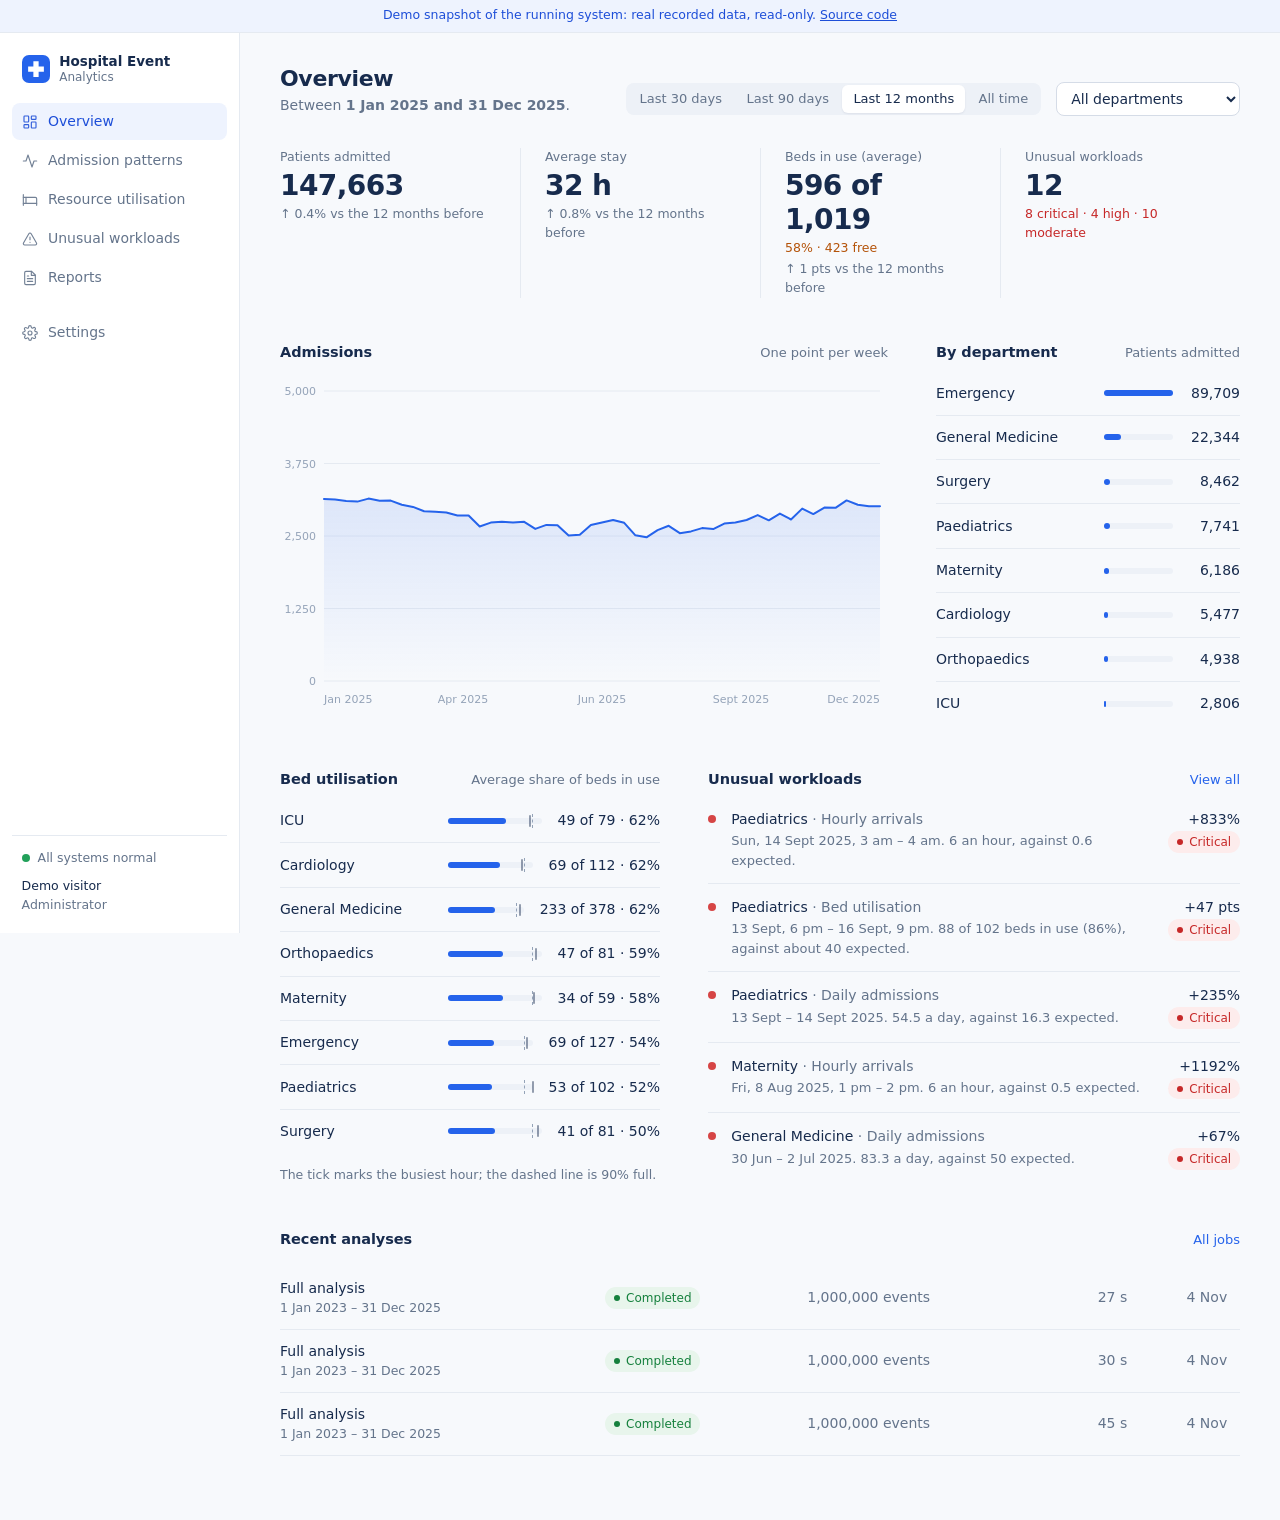
<file: index.html>
<!doctype html>
<html lang="en">
<head>
  <meta charset="utf-8">
  <meta name="viewport" content="width=device-width, initial-scale=1">
  <title>Hospital Event Analytics</title>
  <meta name="description" content="Admissions, bed utilisation and unusual workloads for hospital operations.">
  <meta name="color-scheme" content="light">
  <link rel="stylesheet" href="css/app.css">
</head>
<body>

  <!-- Sign in -->
  <main id="signin" class="signin" hidden>
    <div class="signin-box">
      <div class="logo" style="padding:0">
        <svg width="30" height="30" viewBox="0 0 32 32" aria-hidden="true"><rect width="32" height="32" rx="8" fill="#2563EB"/><path d="M13 7h6v6h6v6h-6v6h-6v-6H7v-6h6z" fill="#fff"/></svg>
        <div><b>Hospital Event Analytics</b><span>Operations</span></div>
      </div>
      <h1>Sign in</h1>
      <p class="slate">See how busy the hospital has been and where capacity is tight.</p>
      <form id="signin-form">
        <label class="field"><span>Email</span><input id="email" type="email" required autocomplete="username"></label>
        <label class="field"><span>Password</span><input id="password" type="password" required autocomplete="current-password"></label>
        <p id="signin-error" role="alert" style="color:var(--red)" hidden></p>
        <button class="btn primary" id="signin-go" type="submit">Sign in</button>
      </form>
      <p class="fine">Demonstration data only. No real patient information is used.</p>
    </div>
  </main>

  <!-- Application -->
  <div id="shell" class="shell" hidden>
    <aside class="side" id="side" aria-label="Main">
      <div class="logo">
        <svg width="28" height="28" viewBox="0 0 32 32" aria-hidden="true"><rect width="32" height="32" rx="8" fill="#2563EB"/><path d="M13 7h6v6h6v6h-6v6h-6v-6H7v-6h6z" fill="#fff"/></svg>
        <div><b>Hospital Event</b><span>Analytics</span></div>
      </div>
      <nav class="nav" id="nav" aria-label="Sections"></nav>
      <div class="side-foot">
        <div class="status" id="status" role="status"><i></i><span id="status-text">Checking…</span></div>
        <div class="who"><b id="who-email"></b><span id="who-role"></span></div>
        <button class="linkbtn" id="signout" type="button"><svg width="14" height="14" viewBox="0 0 24 24" fill="none" stroke="currentColor" stroke-width="1.7" stroke-linecap="round" stroke-linejoin="round" aria-hidden="true"><path d="M9 21H5a2 2 0 0 1-2-2V5a2 2 0 0 1 2-2h4"/><path d="m16 17 5-5-5-5"/><path d="M21 12H9"/></svg> Sign out</button>
      </div>
    </aside>

    <div>
      <div class="topbar">
        <button id="menu" type="button" aria-label="Open menu"><svg width="20" height="20" viewBox="0 0 24 24" fill="none" stroke="currentColor" stroke-width="1.8" stroke-linecap="round" aria-hidden="true"><path d="M4 6h16M4 12h16M4 18h16"/></svg></button>
        <b id="topbar-title">Overview</b>
      </div>
      <main class="main"><div class="page" id="page" tabindex="-1"></div></main>
    </div>
  </div>

  <script>window.HEA_DEMO = true;</script>
  <script type="module" src="js/main.js"></script>
</body>
</html>
</file>
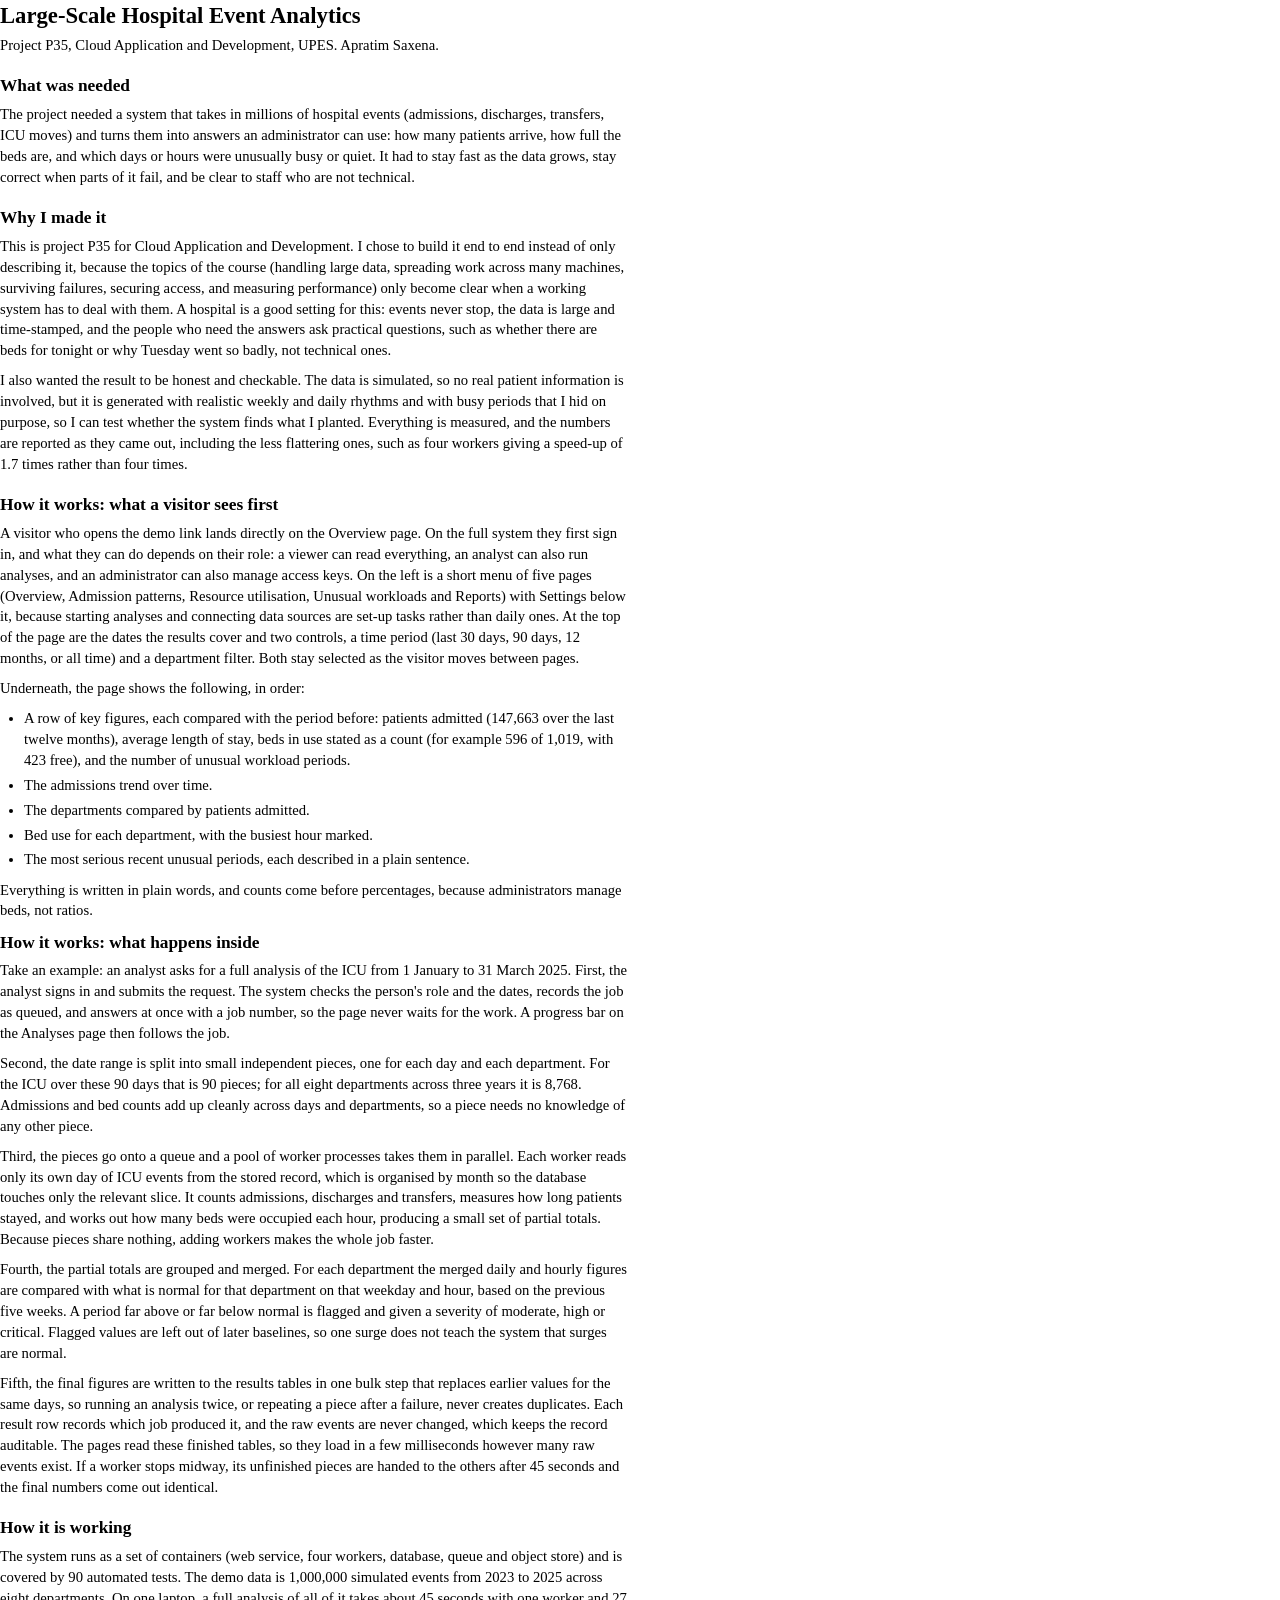
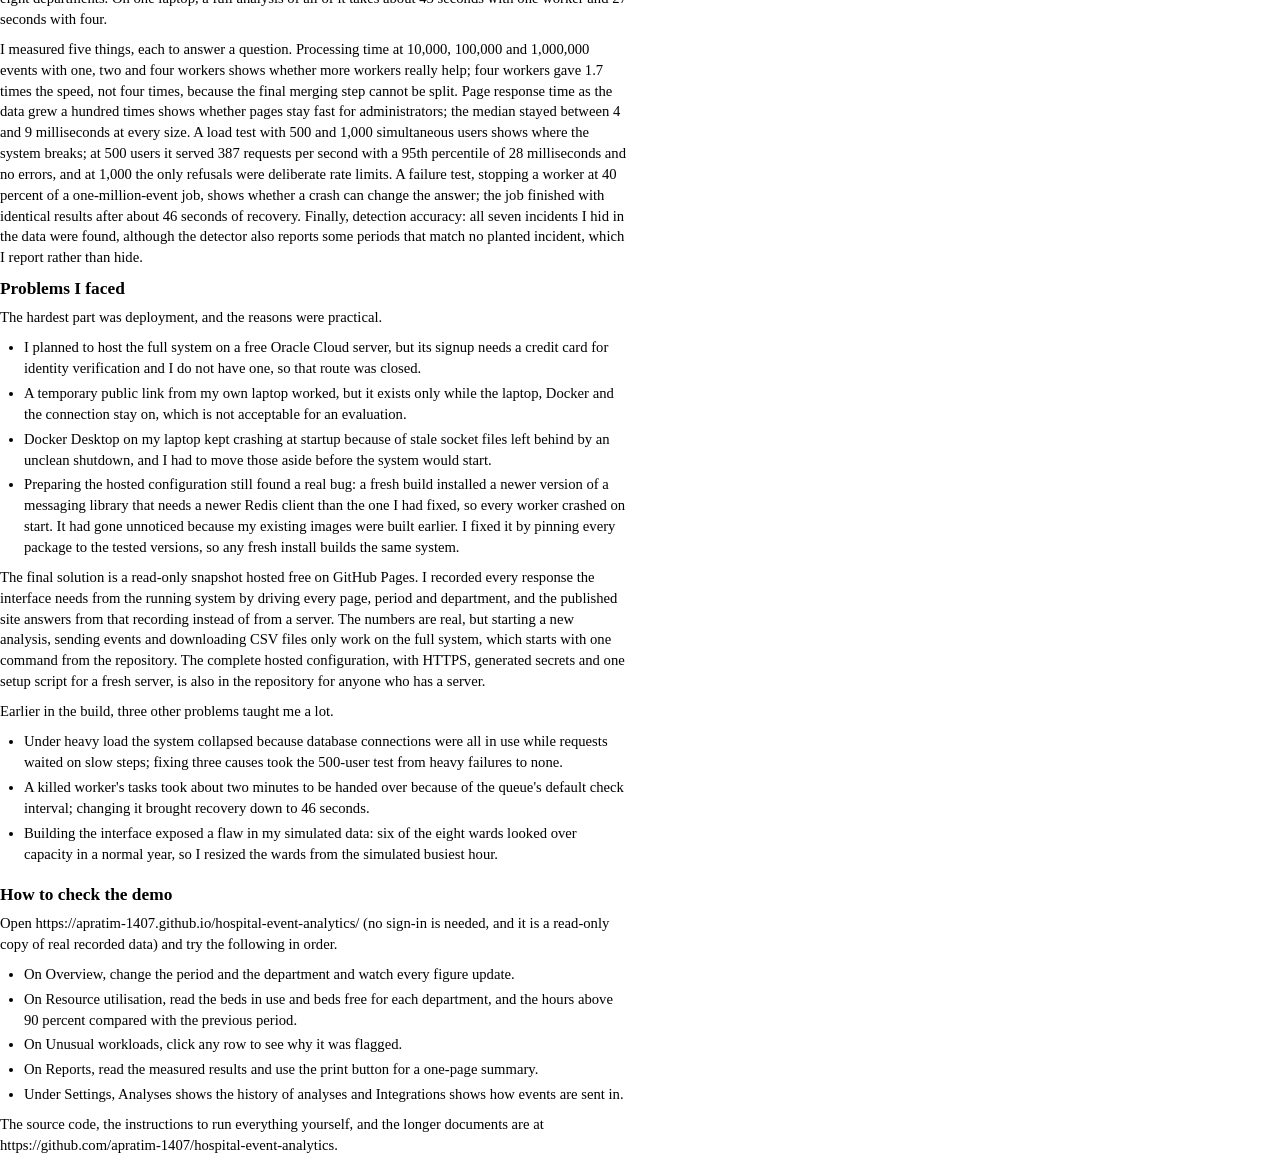
<file: docs/System_Overview.html>
<!doctype html>
<html lang="en">
<head>
<meta charset="utf-8">
<title>Large-Scale Hospital Event Analytics: System Overview</title>
<style>
  @page { size: A4; margin: 22mm 22mm 20mm 22mm; }
  html { font-family: "Times New Roman", Times, serif; font-size: 11pt; color: #000; }
  body { margin: 0; width: 166mm; line-height: 1.42; }
  .page { break-after: page; }
  .page:last-child { break-after: auto; }
  h1 { font-size: 17pt; font-weight: bold; margin: 0 0 2pt; }
  h2 { font-size: 13pt; font-weight: bold; margin: 14pt 0 4pt; break-after: avoid; }
  .page > h2:first-child { margin-top: 0; }
  p { margin: 0 0 7pt; text-align: left; orphans: 3; widows: 3; }
  ul { margin: 0 0 7pt; padding-left: 18pt; }
  li { margin: 0 0 3pt; orphans: 2; widows: 2; }
  .sub { margin-bottom: 4pt; }
  a { color: #000; text-decoration: underline; }
</style>
</head>
<body>

<section class="page">
<h1>Large-Scale Hospital Event Analytics</h1>
<p class="sub">Project P35, Cloud Application and Development, UPES. Apratim Saxena.</p>

<h2>What was needed</h2>
<p>The project needed a system that takes in millions of hospital events (admissions, discharges, transfers, ICU moves) and turns them into answers an administrator can use: how many patients arrive, how full the beds are, and which days or hours were unusually busy or quiet. It had to stay fast as the data grows, stay correct when parts of it fail, and be clear to staff who are not technical.</p>

<h2>Why I made it</h2>
<p>This is project P35 for Cloud Application and Development. I chose to build it end to end instead of only describing it, because the topics of the course (handling large data, spreading work across many machines, surviving failures, securing access, and measuring performance) only become clear when a working system has to deal with them. A hospital is a good setting for this: events never stop, the data is large and time-stamped, and the people who need the answers ask practical questions, such as whether there are beds for tonight or why Tuesday went so badly, not technical ones.</p>
<p>I also wanted the result to be honest and checkable. The data is simulated, so no real patient information is involved, but it is generated with realistic weekly and daily rhythms and with busy periods that I hid on purpose, so I can test whether the system finds what I planted. Everything is measured, and the numbers are reported as they came out, including the less flattering ones, such as four workers giving a speed-up of 1.7 times rather than four times.</p>

<h2>How it works: what a visitor sees first</h2>
<p>A visitor who opens the demo link lands directly on the Overview page. On the full system they first sign in, and what they can do depends on their role: a viewer can read everything, an analyst can also run analyses, and an administrator can also manage access keys. On the left is a short menu of five pages (Overview, Admission patterns, Resource utilisation, Unusual workloads and Reports) with Settings below it, because starting analyses and connecting data sources are set-up tasks rather than daily ones. At the top of the page are the dates the results cover and two controls, a time period (last 30 days, 90 days, 12 months, or all time) and a department filter. Both stay selected as the visitor moves between pages.</p>
<p>Underneath, the page shows the following, in order:</p>
<ul>
<li>A row of key figures, each compared with the period before: patients admitted (147,663 over the last twelve months), average length of stay, beds in use stated as a count (for example 596 of 1,019, with 423 free), and the number of unusual workload periods.</li>
<li>The admissions trend over time.</li>
<li>The departments compared by patients admitted.</li>
<li>Bed use for each department, with the busiest hour marked.</li>
<li>The most serious recent unusual periods, each described in a plain sentence.</li>
</ul>
<p>Everything is written in plain words, and counts come before percentages, because administrators manage beds, not ratios.</p>
</section>

<section class="page">
<h2>How it works: what happens inside</h2>
<p>Take an example: an analyst asks for a full analysis of the ICU from 1 January to 31 March 2025. First, the analyst signs in and submits the request. The system checks the person's role and the dates, records the job as queued, and answers at once with a job number, so the page never waits for the work. A progress bar on the Analyses page then follows the job.</p>
<p>Second, the date range is split into small independent pieces, one for each day and each department. For the ICU over these 90 days that is 90 pieces; for all eight departments across three years it is 8,768. Admissions and bed counts add up cleanly across days and departments, so a piece needs no knowledge of any other piece.</p>
<p>Third, the pieces go onto a queue and a pool of worker processes takes them in parallel. Each worker reads only its own day of ICU events from the stored record, which is organised by month so the database touches only the relevant slice. It counts admissions, discharges and transfers, measures how long patients stayed, and works out how many beds were occupied each hour, producing a small set of partial totals. Because pieces share nothing, adding workers makes the whole job faster.</p>
<p>Fourth, the partial totals are grouped and merged. For each department the merged daily and hourly figures are compared with what is normal for that department on that weekday and hour, based on the previous five weeks. A period far above or far below normal is flagged and given a severity of moderate, high or critical. Flagged values are left out of later baselines, so one surge does not teach the system that surges are normal.</p>
<p>Fifth, the final figures are written to the results tables in one bulk step that replaces earlier values for the same days, so running an analysis twice, or repeating a piece after a failure, never creates duplicates. Each result row records which job produced it, and the raw events are never changed, which keeps the record auditable. The pages read these finished tables, so they load in a few milliseconds however many raw events exist. If a worker stops midway, its unfinished pieces are handed to the others after 45 seconds and the final numbers come out identical.</p>

<h2>How it is working</h2>
<p>The system runs as a set of containers (web service, four workers, database, queue and object store) and is covered by 90 automated tests. The demo data is 1,000,000 simulated events from 2023 to 2025 across eight departments. On one laptop, a full analysis of all of it takes about 45 seconds with one worker and 27 seconds with four.</p>
<p>I measured five things, each to answer a question. Processing time at 10,000, 100,000 and 1,000,000 events with one, two and four workers shows whether more workers really help; four workers gave 1.7 times the speed, not four times, because the final merging step cannot be split. Page response time as the data grew a hundred times shows whether pages stay fast for administrators; the median stayed between 4 and 9 milliseconds at every size. A load test with 500 and 1,000 simultaneous users shows where the system breaks; at 500 users it served 387 requests per second with a 95th percentile of 28 milliseconds and no errors, and at 1,000 the only refusals were deliberate rate limits. A failure test, stopping a worker at 40 percent of a one-million-event job, shows whether a crash can change the answer; the job finished with identical results after about 46 seconds of recovery. Finally, detection accuracy: all seven incidents I hid in the data were found, although the detector also reports some periods that match no planted incident, which I report rather than hide.</p>
</section>

<section class="page">
<h2>Problems I faced</h2>
<p>The hardest part was deployment, and the reasons were practical.</p>
<ul>
<li>I planned to host the full system on a free Oracle Cloud server, but its signup needs a credit card for identity verification and I do not have one, so that route was closed.</li>
<li>A temporary public link from my own laptop worked, but it exists only while the laptop, Docker and the connection stay on, which is not acceptable for an evaluation.</li>
<li>Docker Desktop on my laptop kept crashing at startup because of stale socket files left behind by an unclean shutdown, and I had to move those aside before the system would start.</li>
<li>Preparing the hosted configuration still found a real bug: a fresh build installed a newer version of a messaging library that needs a newer Redis client than the one I had fixed, so every worker crashed on start. It had gone unnoticed because my existing images were built earlier. I fixed it by pinning every package to the tested versions, so any fresh install builds the same system.</li>
</ul>
<p>The final solution is a read-only snapshot hosted free on GitHub Pages. I recorded every response the interface needs from the running system by driving every page, period and department, and the published site answers from that recording instead of from a server. The numbers are real, but starting a new analysis, sending events and downloading CSV files only work on the full system, which starts with one command from the repository. The complete hosted configuration, with HTTPS, generated secrets and one setup script for a fresh server, is also in the repository for anyone who has a server.</p>
<p>Earlier in the build, three other problems taught me a lot.</p>
<ul>
<li>Under heavy load the system collapsed because database connections were all in use while requests waited on slow steps; fixing three causes took the 500-user test from heavy failures to none.</li>
<li>A killed worker's tasks took about two minutes to be handed over because of the queue's default check interval; changing it brought recovery down to 46 seconds.</li>
<li>Building the interface exposed a flaw in my simulated data: six of the eight wards looked over capacity in a normal year, so I resized the wards from the simulated busiest hour.</li>
</ul>

<h2>How to check the demo</h2>
<p>Open https://apratim-1407.github.io/hospital-event-analytics/ (no sign-in is needed, and it is a read-only copy of real recorded data) and try the following in order.</p>
<ul>
<li>On Overview, change the period and the department and watch every figure update.</li>
<li>On Resource utilisation, read the beds in use and beds free for each department, and the hours above 90 percent compared with the previous period.</li>
<li>On Unusual workloads, click any row to see why it was flagged.</li>
<li>On Reports, read the measured results and use the print button for a one-page summary.</li>
<li>Under Settings, Analyses shows the history of analyses and Integrations shows how events are sent in.</li>
</ul>
<p>The source code, the instructions to run everything yourself, and the longer documents are at https://github.com/apratim-1407/hospital-event-analytics.</p>
</section>

</body>
</html>
</file>
<file: css/app.css>
/* Hospital Event Analytics: design system.
   Quiet, light, typographic. Structure comes from space, alignment and hairlines, not boxes. */

:root {
  --bg: #F7F9FC;
  --paper: #FFFFFF;
  --ink: #172B4D;
  --slate: #64748B;
  --faint: #94A3B8;
  --line: #E5EAF1;
  --line-strong: #D5DCE7;
  --blue: #2563EB;
  --blue-ink: #1D4ED8;
  --blue-soft: #EEF3FE;
  --green: #15803D;   --green-soft: #E8F5EC;
  --amber: #B45309;   --amber-soft: #FEF3E2;
  --red: #C62828;     --red-soft: #FDECEC;
  --radius: 8px;
  --font: Inter, ui-sans-serif, system-ui, -apple-system, "Segoe UI", Roboto, "Helvetica Neue", Arial, sans-serif;
  --mono: ui-monospace, SFMono-Regular, Menlo, Consolas, monospace;
  --side: 15rem;
}

* { box-sizing: border-box; }
html { -webkit-text-size-adjust: 100%; }
body { margin: 0; background: var(--bg); color: var(--ink); font: 400 14px/1.5 var(--font); -webkit-font-smoothing: antialiased; }
[hidden] { display: none !important; }
h1, h2, h3, p { margin: 0; }
a { color: var(--blue); text-decoration: none; }
a:hover { text-decoration: underline; text-underline-offset: 3px; }
button { font: inherit; color: inherit; cursor: pointer; }
:focus-visible { outline: 2px solid var(--blue); outline-offset: 2px; border-radius: 4px; }
.num { font-variant-numeric: tabular-nums; }
.slate { color: var(--slate); }
.sr { position: absolute; width: 1px; height: 1px; overflow: hidden; clip: rect(0 0 0 0); white-space: nowrap; }

/* ───────── Shell ───────── */
.shell { display: grid; grid-template-columns: var(--side) minmax(0, 1fr); min-height: 100vh; }
.side {
  position: sticky; top: 0; height: 100vh; display: flex; flex-direction: column;
  background: var(--paper); border-right: 1px solid var(--line); padding: 1.1rem 0.75rem;
}
.logo { display: flex; align-items: center; gap: 0.6rem; padding: 0.2rem 0.6rem 1.2rem; }
.logo svg { flex: none; }
.logo b { display: block; font-size: 13.5px; font-weight: 600; line-height: 1.2; }
.logo span { display: block; font-size: 12px; color: var(--slate); line-height: 1.2; }
.nav { display: grid; gap: 2px; }
.nav a {
  display: flex; align-items: center; gap: 0.65rem; padding: 0.5rem 0.6rem; border-radius: var(--radius);
  color: var(--slate); font-weight: 500; text-decoration: none; transition: background .12s, color .12s;
}
.nav a:hover { background: #F3F6FB; color: var(--ink); }
.nav a[aria-current="page"] { background: var(--blue-soft); color: var(--blue-ink); }
.nav svg { flex: none; opacity: .9; }
.nav .gap { height: 0.9rem; }

/* Settings tab strip */
.tabs { display: flex; align-items: baseline; gap: 1.4rem; margin: 0 0 1.6rem; border-bottom: 1px solid var(--line); overflow: auto hidden; }
.tabs span { color: var(--slate); font-size: 12px; text-transform: uppercase; letter-spacing: .06em; padding-bottom: 0.7rem; }
.tabs a { color: var(--slate); font-weight: 500; text-decoration: none; padding-bottom: 0.7rem; margin-bottom: -1px; border-bottom: 2px solid transparent; white-space: nowrap; }
.tabs a:hover { color: var(--ink); }
.tabs a[aria-current="page"] { color: var(--blue-ink); border-bottom-color: var(--blue); }
.side-foot { margin-top: auto; padding: 0.8rem 0.6rem 0; border-top: 1px solid var(--line); display: grid; gap: 0.6rem; font-size: 12.5px; }
.status { display: flex; align-items: center; gap: 0.5rem; color: var(--slate); }
.status i { width: 8px; height: 8px; border-radius: 50%; background: var(--faint); }
.status.ok i { background: #22A15A; }
.status.warn i { background: #D98A00; }
.status.bad i { background: var(--red); }
.who b { display: block; font-weight: 500; color: var(--ink); overflow: hidden; text-overflow: ellipsis; white-space: nowrap; }
.who span { color: var(--slate); }
.linkbtn { background: none; border: 0; padding: 0; color: var(--slate); display: inline-flex; align-items: center; gap: 0.4rem; font-size: 12.5px; }
.linkbtn:hover { color: var(--ink); }

.topbar { display: none; }
.main { padding: 2rem 2.5rem 4rem; min-width: 0; }
.shell > div { min-width: 0; }
.page { max-width: 72rem; margin: 0 auto; }

/* ───────── Page header ───────── */
.head { display: flex; flex-wrap: wrap; align-items: flex-end; justify-content: space-between; gap: 1rem 2rem; margin-bottom: 2rem; }
.head h1 { font-size: 22px; font-weight: 600; letter-spacing: -0.015em; line-height: 1.25; }
.head p { color: var(--slate); margin-top: 0.2rem; max-width: 40rem; }
.tools { display: flex; flex-wrap: wrap; align-items: center; gap: 0.6rem 0.9rem; }

/* controls */
.seg { display: inline-flex; flex-wrap: wrap; max-width: 100%; background: #EDF1F7; border-radius: var(--radius); padding: 2px; gap: 2px; }
.seg button { border: 0; background: transparent; color: var(--slate); padding: 0.28rem 0.7rem; border-radius: 6px; font-weight: 500; font-size: 13px; transition: background .12s, color .12s; }
.seg button:hover { color: var(--ink); }
.seg button[aria-pressed="true"] { background: var(--paper); color: var(--ink); box-shadow: 0 1px 2px rgba(23, 43, 77, .08); }
select, input[type=text], input[type=date], input[type=password], input[type=email], input[type=datetime-local], input[type=number], textarea {
  font: inherit; color: var(--ink); background: var(--paper); border: 1px solid var(--line-strong); border-radius: var(--radius);
  padding: 0.38rem 0.65rem; height: 2.15rem; transition: border-color .12s, box-shadow .12s; min-width: 0;
}
textarea { height: auto; min-height: 5rem; }
select { padding-right: 1.8rem; cursor: pointer; }
input:focus, select:focus, textarea:focus { outline: none; border-color: var(--blue); box-shadow: 0 0 0 3px rgba(37, 99, 235, .14); }
.btn {
  display: inline-flex; align-items: center; justify-content: center; gap: 0.45rem; height: 2.15rem; padding: 0 0.95rem;
  border-radius: var(--radius); border: 1px solid var(--line-strong); background: var(--paper); font-weight: 500; transition: background .12s, border-color .12s, opacity .12s;
}
.btn:hover { background: #F3F6FB; }
.btn.primary { background: var(--blue); border-color: var(--blue); color: #fff; }
.btn.primary:hover { background: var(--blue-ink); }
.btn.danger { color: var(--red); }
.btn.sm { height: 1.8rem; padding: 0 0.65rem; font-size: 13px; }
.btn:disabled { opacity: .5; cursor: default; }
.field { display: grid; gap: 0.3rem; }
.field > span { font-size: 12.5px; color: var(--slate); font-weight: 500; }
.check { display: inline-flex; align-items: center; gap: 0.45rem; color: var(--slate); cursor: pointer; }
.check input { accent-color: var(--blue); width: 15px; height: 15px; }

/* ───────── Sections ───────── */
.section { margin-top: 2.75rem; }
.section:first-of-type { margin-top: 0; }
.sec-head { display: flex; flex-wrap: wrap; align-items: baseline; justify-content: space-between; gap: 0.3rem 1rem; margin-bottom: 1rem; }
.sec-head h2 { font-size: 14.5px; font-weight: 600; letter-spacing: -0.005em; }
.sec-head p { color: var(--slate); font-size: 13px; }
.rule { border: 0; border-top: 1px solid var(--line); margin: 2.75rem 0 0; }
.cols { display: grid; gap: 2.75rem 3rem; align-items: start; }
@media (min-width: 64rem) {
  .cols.c-8-4 { grid-template-columns: minmax(0, 2fr) minmax(0, 1fr); }
  .cols.c-5-7 { grid-template-columns: minmax(0, 5fr) minmax(0, 7fr); }
  .cols.c-6-6 { grid-template-columns: minmax(0, 1fr) minmax(0, 1fr); }
}

/* key figures: open row separated by hairlines */
.metrics { display: grid; grid-template-columns: repeat(2, minmax(0, 1fr)); gap: 1.5rem 0; }
@media (min-width: 52rem) { .metrics { grid-template-columns: repeat(4, minmax(0, 1fr)); } }
.metric { padding: 0 1.5rem; min-width: 0; }
.metric .d { overflow-wrap: anywhere; }
.metric:first-child { padding-left: 0; }
@media (min-width: 52rem) { .metric + .metric { border-left: 1px solid var(--line); } }
.metric .k { color: var(--slate); font-size: 12.5px; font-weight: 500; }
.metric .v { font-size: 28px; font-weight: 600; letter-spacing: -0.02em; line-height: 1.2; margin-top: 0.15rem; }
.metric .v small { font-size: 14px; font-weight: 500; color: var(--slate); letter-spacing: 0; margin-left: 0.2rem; }
.metric .d { color: var(--slate); font-size: 12.5px; margin-top: 0.15rem; }
.metric .d.bad { color: var(--red); } .metric .d.warn { color: var(--amber); } .metric .d.good { color: var(--green); }

/* ───────── Charts ───────── */
.chart { position: relative; min-height: 14rem; }
.chart svg { display: block; width: 100%; height: auto; overflow: visible; }
.chart .grid { stroke: var(--line); stroke-width: 1; }
.chart .tick { fill: var(--faint); font: 11px var(--font); }
.chart .line { fill: none; stroke-width: 2; stroke-linejoin: round; stroke-linecap: round; }
.chart .guide { stroke: var(--line-strong); stroke-width: 1; }
.tip {
  position: absolute; top: 0; transform: translate(-50%, -115%); pointer-events: none; z-index: 2;
  background: var(--ink); color: #fff; padding: 0.4rem 0.65rem; font-size: 12.5px; line-height: 1.4; white-space: nowrap;
  border-radius: 6px; opacity: 0; transition: opacity .1s;
}
.tip.on { opacity: 1; }
.tip b { display: block; font-weight: 600; }
.tip .muted { color: #B8C4D8; }
.legend { display: flex; flex-wrap: wrap; gap: 0.4rem 1.2rem; font-size: 12.5px; color: var(--slate); margin-top: 0.6rem; }
.legend i { display: inline-block; width: 14px; height: 0; border-top: 2px solid var(--blue); vertical-align: middle; margin-right: 0.4rem; }
.legend i.dash { border-top-style: dashed; border-top-color: var(--faint); }
.legend i.dot { width: 8px; height: 8px; border: 0; border-radius: 2px; vertical-align: baseline; }

/* rows: name · bar · figures */
.rows { list-style: none; margin: 0; padding: 0; }
.rows li { display: grid; grid-template-columns: minmax(7rem, 9.5rem) minmax(0, 1fr) auto; gap: 0.1rem 1rem; align-items: center; padding: 0.7rem 0; border-top: 1px solid var(--line); }
.rows li:first-child { border-top: 0; padding-top: 0.2rem; }
.rows .nm { font-weight: 500; }
.rows .vl { text-align: right; min-width: 3.2rem; font-variant-numeric: tabular-nums; }
.rows .sub { grid-column: 2 / 4; color: var(--slate); font-size: 12.5px; }
.track { position: relative; height: 6px; background: #EDF1F7; border-radius: 3px; }
.track i { position: absolute; inset: 0 auto 0 0; background: var(--blue); border-radius: 3px; transition: width .5s cubic-bezier(.2, .7, .2, 1); }
.track i.amber { background: #E0A030; } .track i.red { background: #D64545; } .track i.green { background: #3BAA6B; }
.tbl .track { display: block; min-width: 7rem; }
.track em { position: absolute; top: -3px; bottom: -3px; width: 2px; background: var(--ink); opacity: .45; border-radius: 1px; }
.track u { position: absolute; top: -4px; bottom: -4px; width: 0; border-left: 1px dashed var(--faint); }
@media (max-width: 34rem) {
  .rows li { grid-template-columns: minmax(0, 1fr) auto; }
  .rows .track { grid-column: 1 / 3; grid-row: 2; }
  .rows .sub { grid-column: 1 / 3; }
}

/* ───────── Tables ───────── */
.tbl { width: 100%; border-collapse: collapse; }
.tbl th { text-align: left; font-weight: 500; font-size: 12px; color: var(--slate); padding: 0 0.8rem 0.55rem 0; border-bottom: 1px solid var(--line); white-space: nowrap; }
.tbl th.r, .tbl td.r { text-align: right; }
.tbl td { padding: 0.7rem 0.8rem 0.7rem 0; border-bottom: 1px solid var(--line); vertical-align: middle; }
.tbl tbody tr { transition: background .1s; }
.tbl tbody tr.click { cursor: pointer; }
.tbl tbody tr.click:hover td { background: #F3F6FB; }
.tbl th button { background: none; border: 0; padding: 0; font: inherit; color: inherit; display: inline-flex; gap: 0.25rem; align-items: center; }
.tbl th button:hover { color: var(--ink); }
.tbl .detail td { padding: 0.2rem 0 1.2rem; background: transparent; }
/* A wide table scrolls inside its own area; `contain` stops its intrinsic width widening the whole page on phones. */
.tbl-wrap { overflow-x: auto; max-width: 100%; contain: inline-size; }
.tbl .strong { font-weight: 500; }
.tbl .sub { color: var(--slate); font-size: 12.5px; display: block; }
.chev { display: inline-block; transition: transform .15s; color: var(--faint); }
tr[aria-expanded="true"] .chev { transform: rotate(90deg); }

/* badges */
.badge { display: inline-flex; align-items: center; gap: 0.4rem; font-size: 12px; font-weight: 500; padding: 0.12rem 0.55rem; border-radius: 999px; background: #EDF1F7; color: var(--slate); white-space: nowrap; }
.badge::before { content: ""; width: 6px; height: 6px; border-radius: 50%; background: currentColor; }
.badge.crit, .badge.failed { background: var(--red-soft); color: var(--red); }
.badge.high, .badge.partial, .badge.watch { background: var(--amber-soft); color: var(--amber); }
.badge.ok, .badge.completed { background: var(--green-soft); color: var(--green); }
.badge.run, .badge.running { background: var(--blue-soft); color: var(--blue-ink); }
.badge.mod, .badge.queued, .badge.cancelled { background: #EDF1F7; color: var(--slate); }

/* anomalies: list rows */
.events { list-style: none; margin: 0; padding: 0; }
.events li { display: grid; grid-template-columns: 0.55rem minmax(0, 1fr) auto; gap: 0 0.9rem; padding: 0.8rem 0; border-top: 1px solid var(--line); align-items: start; }
.events li:first-child { border-top: 0; padding-top: 0.1rem; }
.sev { width: 8px; height: 8px; border-radius: 50%; background: var(--faint); margin-top: 0.4rem; }
.sev.crit { background: #D64545; } .sev.high { background: #E0A030; } .sev.mod { background: var(--faint); }
.events .t { font-weight: 500; }
.events .t span { color: var(--slate); font-weight: 400; }
.events .s { color: var(--slate); font-size: 13px; margin-top: 0.1rem; }
.events .m { text-align: right; font-variant-numeric: tabular-nums; font-weight: 500; white-space: nowrap; }
.m.up { color: var(--ink); } .m.down { color: var(--slate); }

/* details panel (progressive disclosure) */
.facts { display: grid; grid-template-columns: repeat(auto-fit, minmax(10rem, 1fr)); gap: 0.9rem 1.5rem; }
.facts dt { font-size: 12px; color: var(--slate); }
.facts dd { margin: 0.1rem 0 0; font-weight: 500; overflow-wrap: anywhere; }
.facts dd.mono { font-family: var(--mono); font-size: 12.5px; font-weight: 400; }
.actions { display: flex; flex-wrap: wrap; gap: 0.5rem; margin-top: 1rem; }

/* progress */
.prog { display: grid; gap: 0.25rem; min-width: 8rem; }
.prog .bar { height: 4px; background: #EDF1F7; border-radius: 2px; overflow: hidden; }
.prog .bar i { display: block; height: 100%; background: var(--blue); width: 0; transition: width .4s ease; }
.prog.done .bar i { background: #3BAA6B; }
.prog .pc { font-size: 12px; color: var(--slate); }

/* callouts */
.callout { display: flex; gap: 0.7rem; padding: 0.75rem 0.95rem; border-radius: var(--radius); background: var(--blue-soft); color: var(--blue-ink); }
.callout.warn { background: var(--amber-soft); color: #8A4108; }
.callout.bad { background: var(--red-soft); color: var(--red); }
.callout.good { background: var(--green-soft); color: var(--green); }
.callout svg { flex: none; margin-top: 2px; }
.callout p { color: inherit; }

/* empty + skeleton */
.empty { display: grid; justify-items: center; text-align: center; gap: 0.5rem; padding: 4rem 1rem; color: var(--slate); }
.empty svg { color: var(--faint); }
.empty h3 { color: var(--ink); font-size: 16px; font-weight: 600; }
.empty p { max-width: 28rem; }
.empty.small { padding: 2rem 1rem; }
.sk { display: block; border-radius: 6px; background: linear-gradient(90deg, #EDF1F7 25%, #F4F6FB 37%, #EDF1F7 63%); background-size: 400% 100%; animation: shimmer 1.4s ease infinite; }
@keyframes shimmer { 0% { background-position: 100% 0; } 100% { background-position: 0 0; } }

/* heatmap */
.heat { display: grid; gap: 2px; font-size: 11px; color: var(--faint); }
.heat .lab { align-self: center; padding-right: 0.6rem; text-align: right; white-space: nowrap; }
.heat .cell { height: 22px; border-radius: 3px; }
.heat .hr { text-align: center; }
.scale { display: flex; align-items: center; flex-wrap: wrap; gap: 0.35rem 0.9rem; font-size: 12.5px; color: var(--slate); margin-top: 0.8rem; }
.scale i { display: inline-block; width: 12px; height: 12px; border-radius: 3px; vertical-align: -2px; margin-right: 0.35rem; }

/* stacked share bar */
.stack { display: flex; height: 8px; border-radius: 4px; overflow: hidden; gap: 2px; background: #EDF1F7; }
.stack i { display: block; height: 100%; }

/* forms (jobs / ingestion) */
.form { display: flex; flex-wrap: wrap; align-items: flex-end; gap: 1rem 1.2rem; }
.form.grid { display: grid; grid-template-columns: repeat(auto-fit, minmax(13rem, 1fr)); }
.code { font-family: var(--mono); font-size: 12px; background: #F0F3F8; border-radius: var(--radius); padding: 0.7rem 0.9rem; overflow-x: auto; white-space: pre; color: #334155; }
.steps { list-style: none; counter-reset: step; margin: 0; padding: 0; display: grid; gap: 2.2rem; }
.steps > li { counter-increment: step; display: grid; grid-template-columns: 1.8rem minmax(0, 1fr); gap: 0 1rem; }
.steps > li::before { content: counter(step); width: 1.6rem; height: 1.6rem; border-radius: 50%; background: var(--blue-soft); color: var(--blue-ink); font-weight: 600; font-size: 12.5px; display: grid; place-items: center; }
.steps h3 { font-size: 14.5px; font-weight: 600; }
.steps .body { grid-column: 2; margin-top: 0.8rem; }
.steps .lead { color: var(--slate); margin-top: 0.1rem; }

/* sign in */
.signin { min-height: 100vh; display: grid; place-items: center; padding: 2rem; background: var(--bg); }
.signin-box { width: min(23rem, 100%); }
.signin h1 { font-size: 24px; font-weight: 600; letter-spacing: -0.02em; margin: 1.4rem 0 0.2rem; }
.signin form { display: grid; gap: 1rem; margin-top: 1.6rem; }
.signin .btn { height: 2.5rem; }
.signin .fine { color: var(--faint); font-size: 12.5px; margin-top: 2rem; }

/* toasts */
.toast { position: fixed; right: 1.25rem; bottom: 1.25rem; z-index: 20; background: var(--ink); color: #fff; padding: 0.6rem 0.95rem; border-radius: var(--radius); box-shadow: 0 8px 24px rgba(23, 43, 77, .25); display: flex; gap: 0.6rem; align-items: center; animation: rise .18s ease both; }
@keyframes rise { from { opacity: 0; transform: translateY(6px); } to { opacity: 1; transform: none; } }

/* ───────── Responsive ───────── */
@media (max-width: 62rem) {
  .shell { grid-template-columns: minmax(0, 1fr); }
  .topbar { display: flex; align-items: center; gap: 0.8rem; position: sticky; top: 0; z-index: 8; background: var(--paper); border-bottom: 1px solid var(--line); padding: 0.6rem 1rem; }
  .topbar button { background: none; border: 0; padding: 0.3rem; display: grid; }
  .topbar b { font-weight: 600; }
  .side { position: fixed; z-index: 9; inset: 0 auto 0 0; width: min(17rem, 85vw); transform: translateX(-100%); transition: transform .18s ease; box-shadow: none; }
  body.menu .side { transform: none; box-shadow: 0 0 0 100vmax rgba(23, 43, 77, .35); }
  .main { padding: 1.25rem 1.1rem 3rem; }
  .metric { padding: 0 0.9rem 0 0; }
  .metric:nth-child(odd) { padding-left: 0; }
  .tools { width: 100%; }
  .sec-head p { max-width: 100%; }
}
@media (prefers-reduced-motion: reduce) { * { animation: none !important; transition: none !important; } }

@media print {
  .side, .topbar, .tools, .noprint, .toast { display: none !important; }
  .shell { display: block; } .main { padding: 0; } body { background: #fff; }
}

/* demo snapshot banner */
.demo-bar { background: var(--blue-soft); color: var(--blue-ink); text-align: center; padding: 0.4rem 1rem; font-size: 12.5px; border-bottom: 1px solid var(--line); }
.demo-bar a { color: inherit; text-decoration: underline; }
@media print { .demo-bar { display: none; } }
</file>
